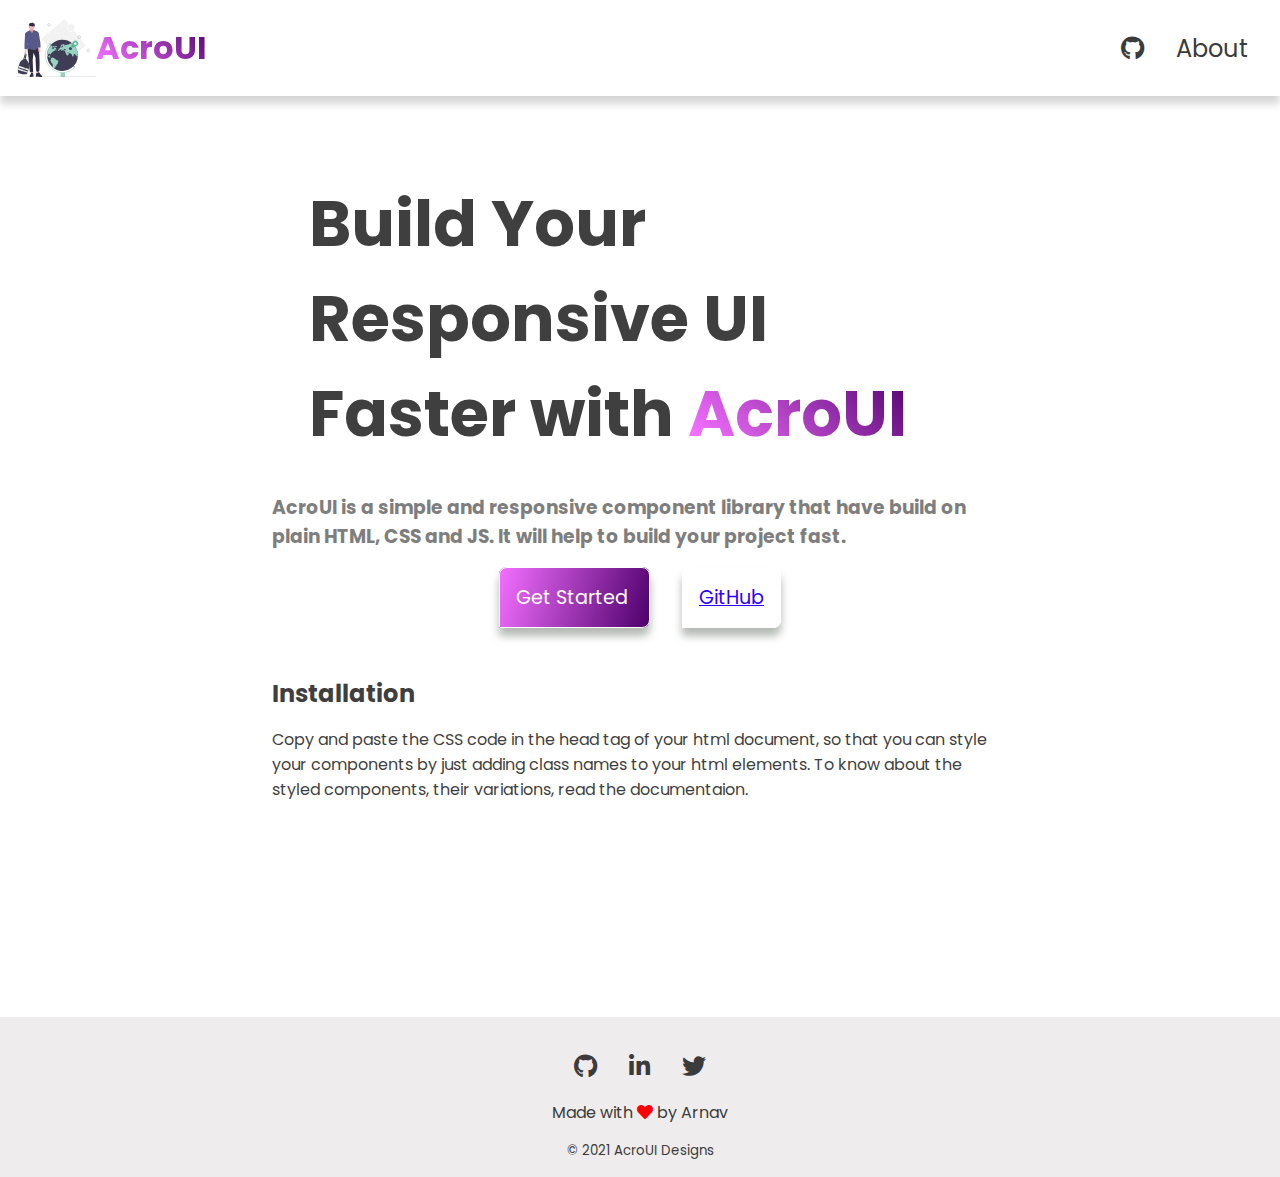
<file: index.html>
<!DOCTYPE html>
<html lang="en">

<head>
    <meta charset="UTF-8">
    <meta http-equiv="X-UA-Compatible" content="IE=edge">
    <meta name="viewport" content="width=device-width, initial-scale=1.0">
    <title>AcroUI | Home</title>
    <link rel="stylesheet" href="css/comp.css">
</head>

<body class="landing-body">
    <!-- navigation -->
    <nav class="landing-nav">
        <a href="index.html" class="landing-nav-logo">
            <img src="images/undraw_adventure_4hum.svg" class="landing-navBar-image" alt="navBar logo">
            <h1 class="design-logo">AcroUI</h1>
        </a>
        <ul class="landing-nav-ul">
            <li class="nav-list-item">
                <a href="https://github.com/ArnavRaaj/Acro-UI" target="_blank">
                    <i class="fab fa-github"></i>
                </a>
            </li>
            <li class="nav-list-item">
                <a href="https://arnavportfolio.netlify.app/" target="_blank">About</a>
            </li>
        </ul>
    </nav>

    <!-- main content container -->
    <div class="landing-main-content">
        <h1 class="main-content-heading">
            Build Your Responsive UI Faster with
            <span class="design-logo">AcroUI</span>
        </h1>

        <h3 class="landing-description">
            AcroUI is a simple and responsive component library that have build on plain HTML, CSS and JS. It will help
            to build your project fast.
        </h3>

        <div class="landing-btn-container">
            <a href="component.html" class="btn get-started">
                Get Started
            </a>
            <a href="https://github.com/ArnavRaaj/Component-Library" target="_blank" class="btn btn-link github-landing">
                GitHub
            </a>
        </div>
        <div class="landing-install">
            <div class="installation-container">
                <h2 class="installation-head-container">
                    Installation
                </h2>
                <p>
                    Copy and paste the CSS code in the head tag of your html document, so that you can style
                    your components by just adding class names to your html elements. To know about the styled
                    components, their variations, read the documentaion.
                </p>
            </div>
            <iframe src="https://carbon.now.sh/embed/dwZYHVOgSd2wFH9uiCG8"
                sandbox="allow-scripts allow-same-origin" class="landing-iframe">
            </iframe>
        </div>
    </div>

    <!-- footer -->
    <footer class="landing-footer">
        <ul class="social-media">
            <li class="social-icons">
                <a href="">
                    <i class="fab fa-github"></i>
                </a>
            </li>
            <li class="social-icons">
                <a href="">
                    <i class="fab fa-linkedin-in"></i>
                </a>
            </li>
            <li class="social-icons">
                <a href="">
                    <i class="fab fa-twitter"></i>
                </a>
            </li>
        </ul>
        <div class="footer-msg">
            Made with <i class="fas fa-heart"></i> by <a href="https://arnavportfolio.netlify.app/" target="_blank" >Arnav</a>
        </div>
        <small class="footer-copyright">
            © 2021 AcroUI Designs
        </small>
    </footer>
</body>

</html>
</file>
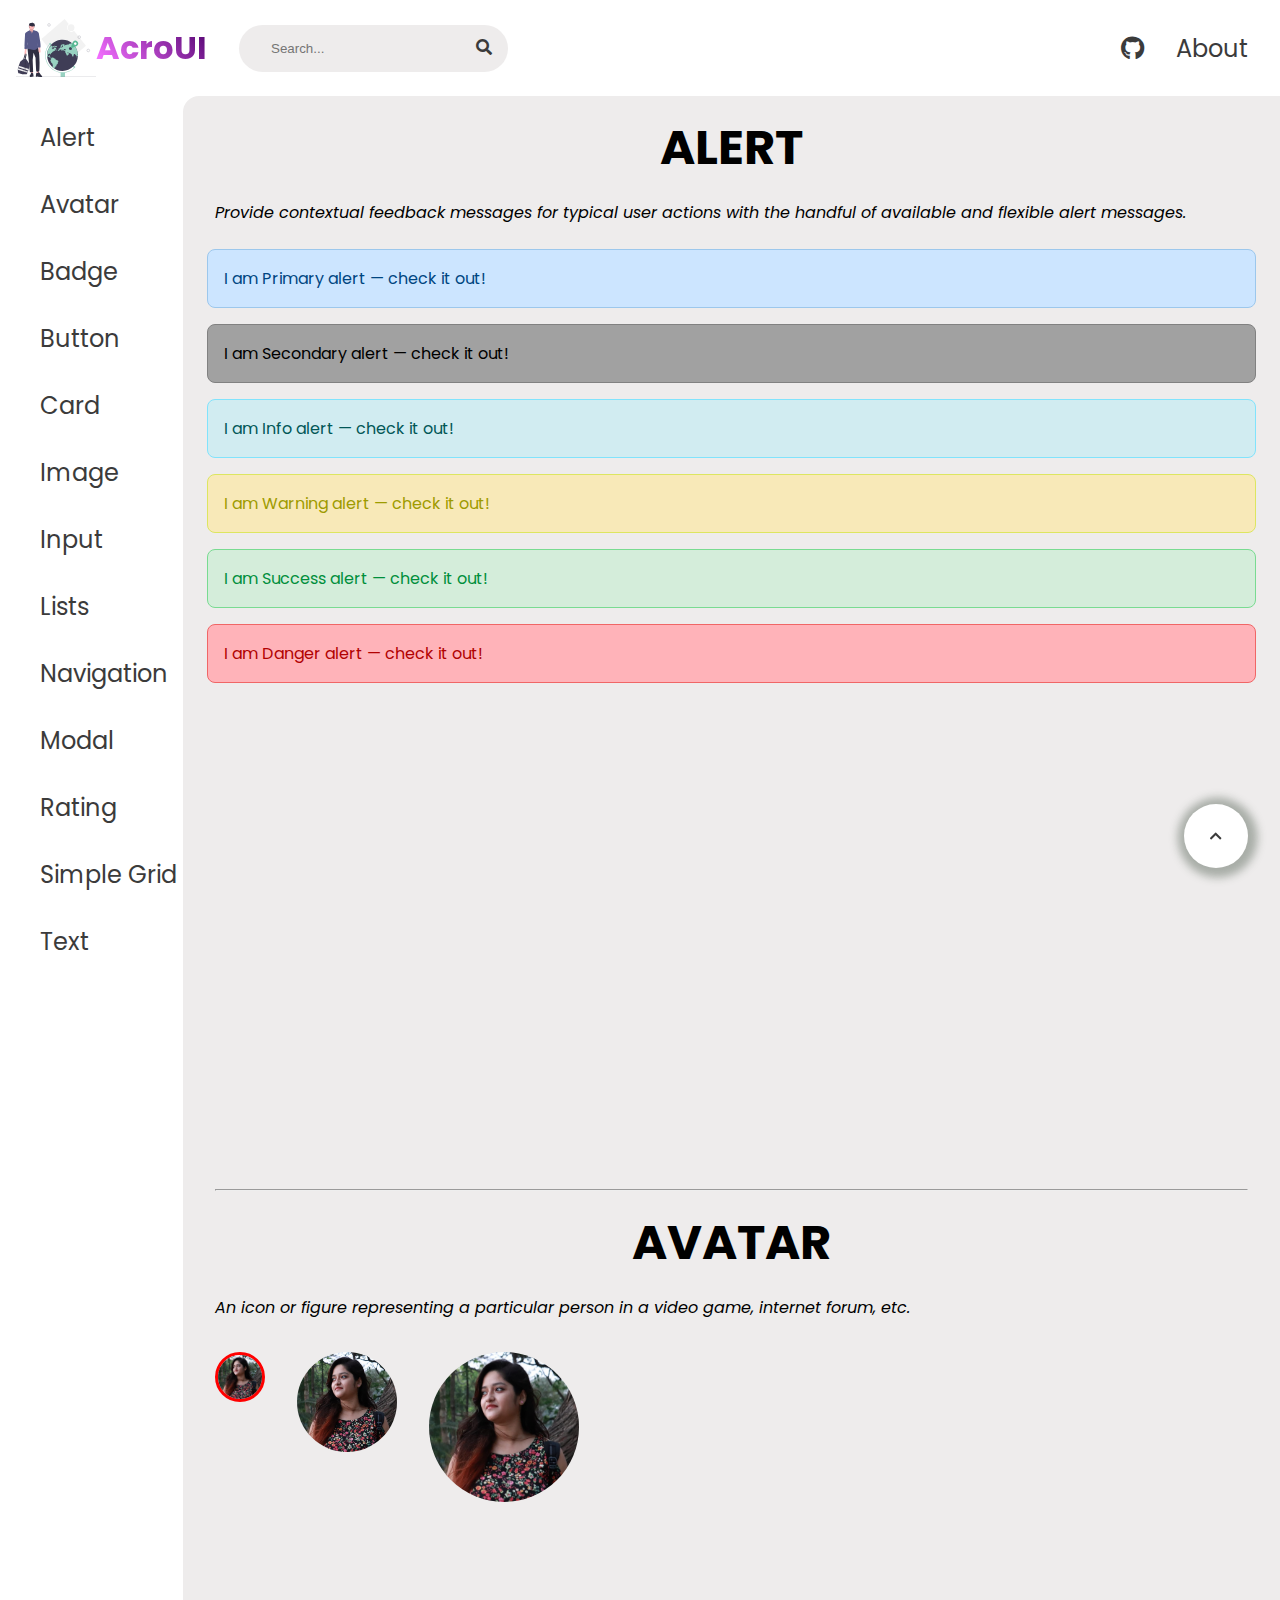
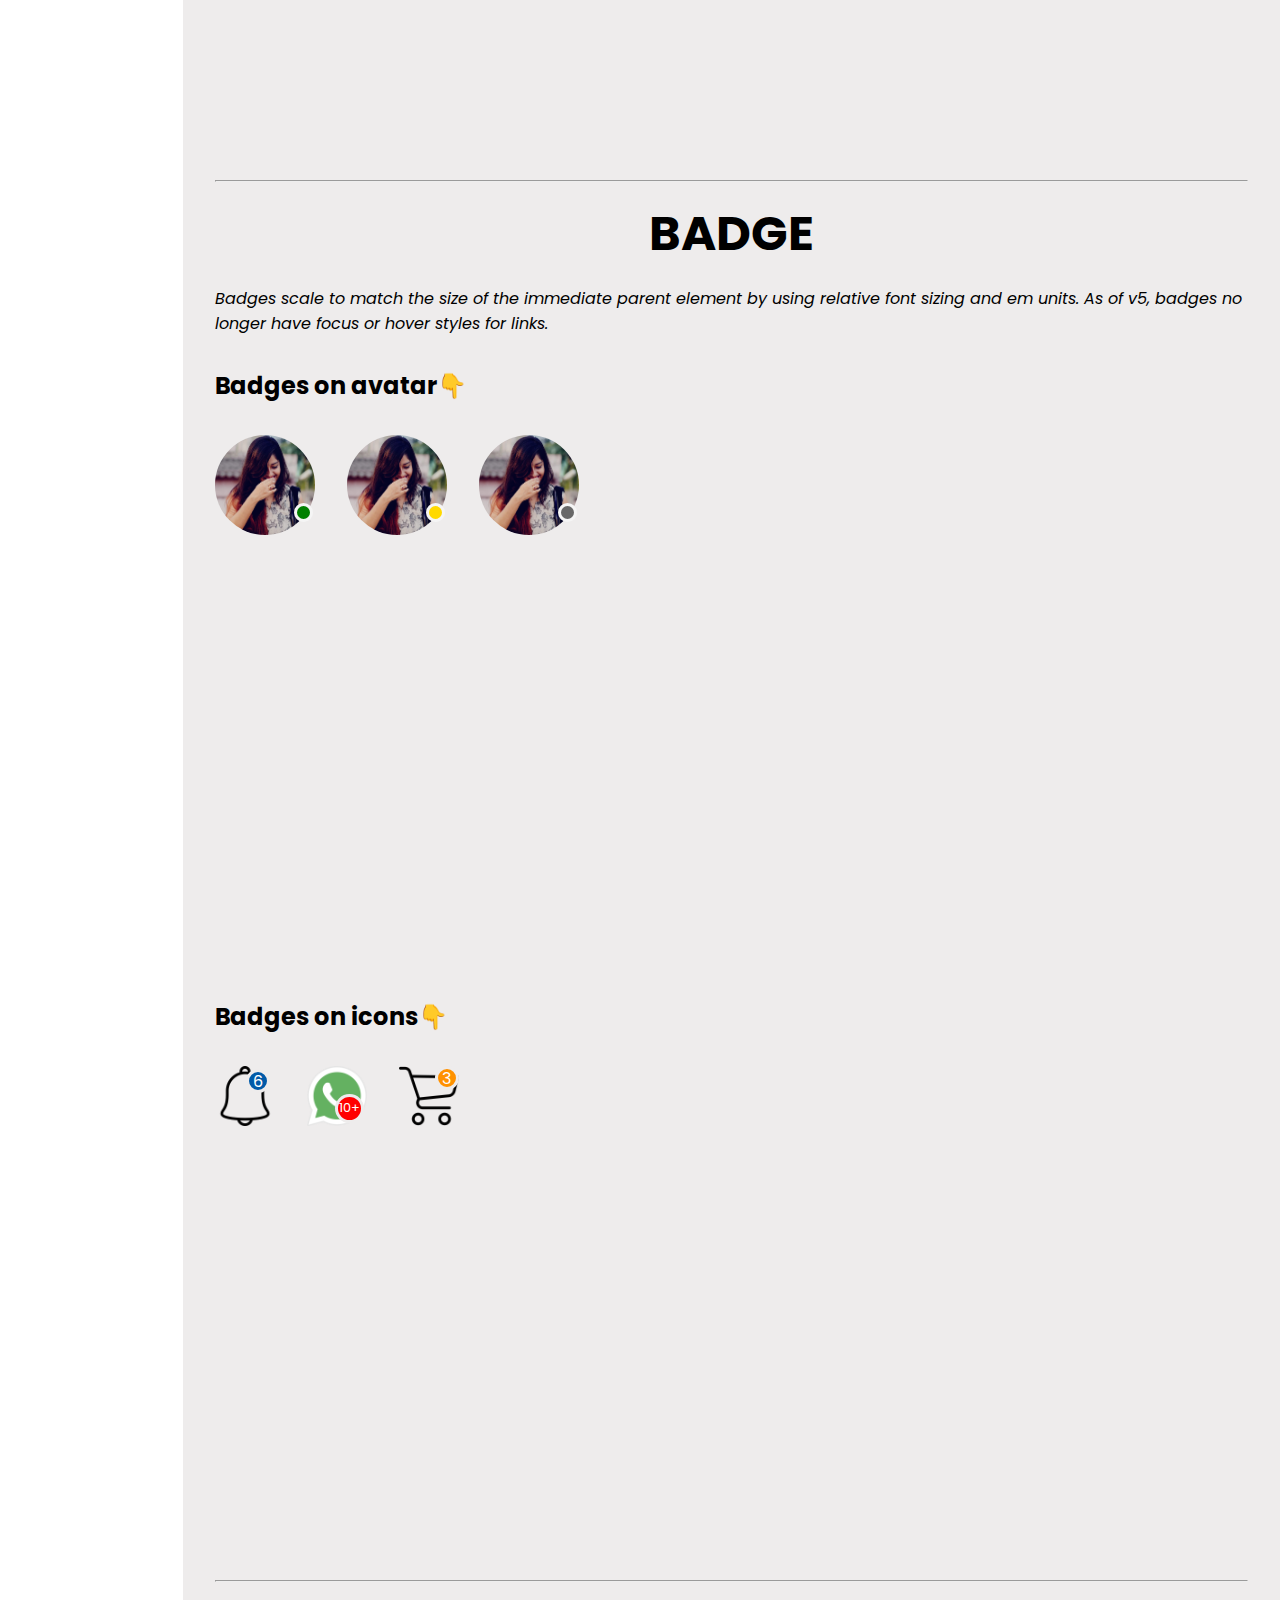
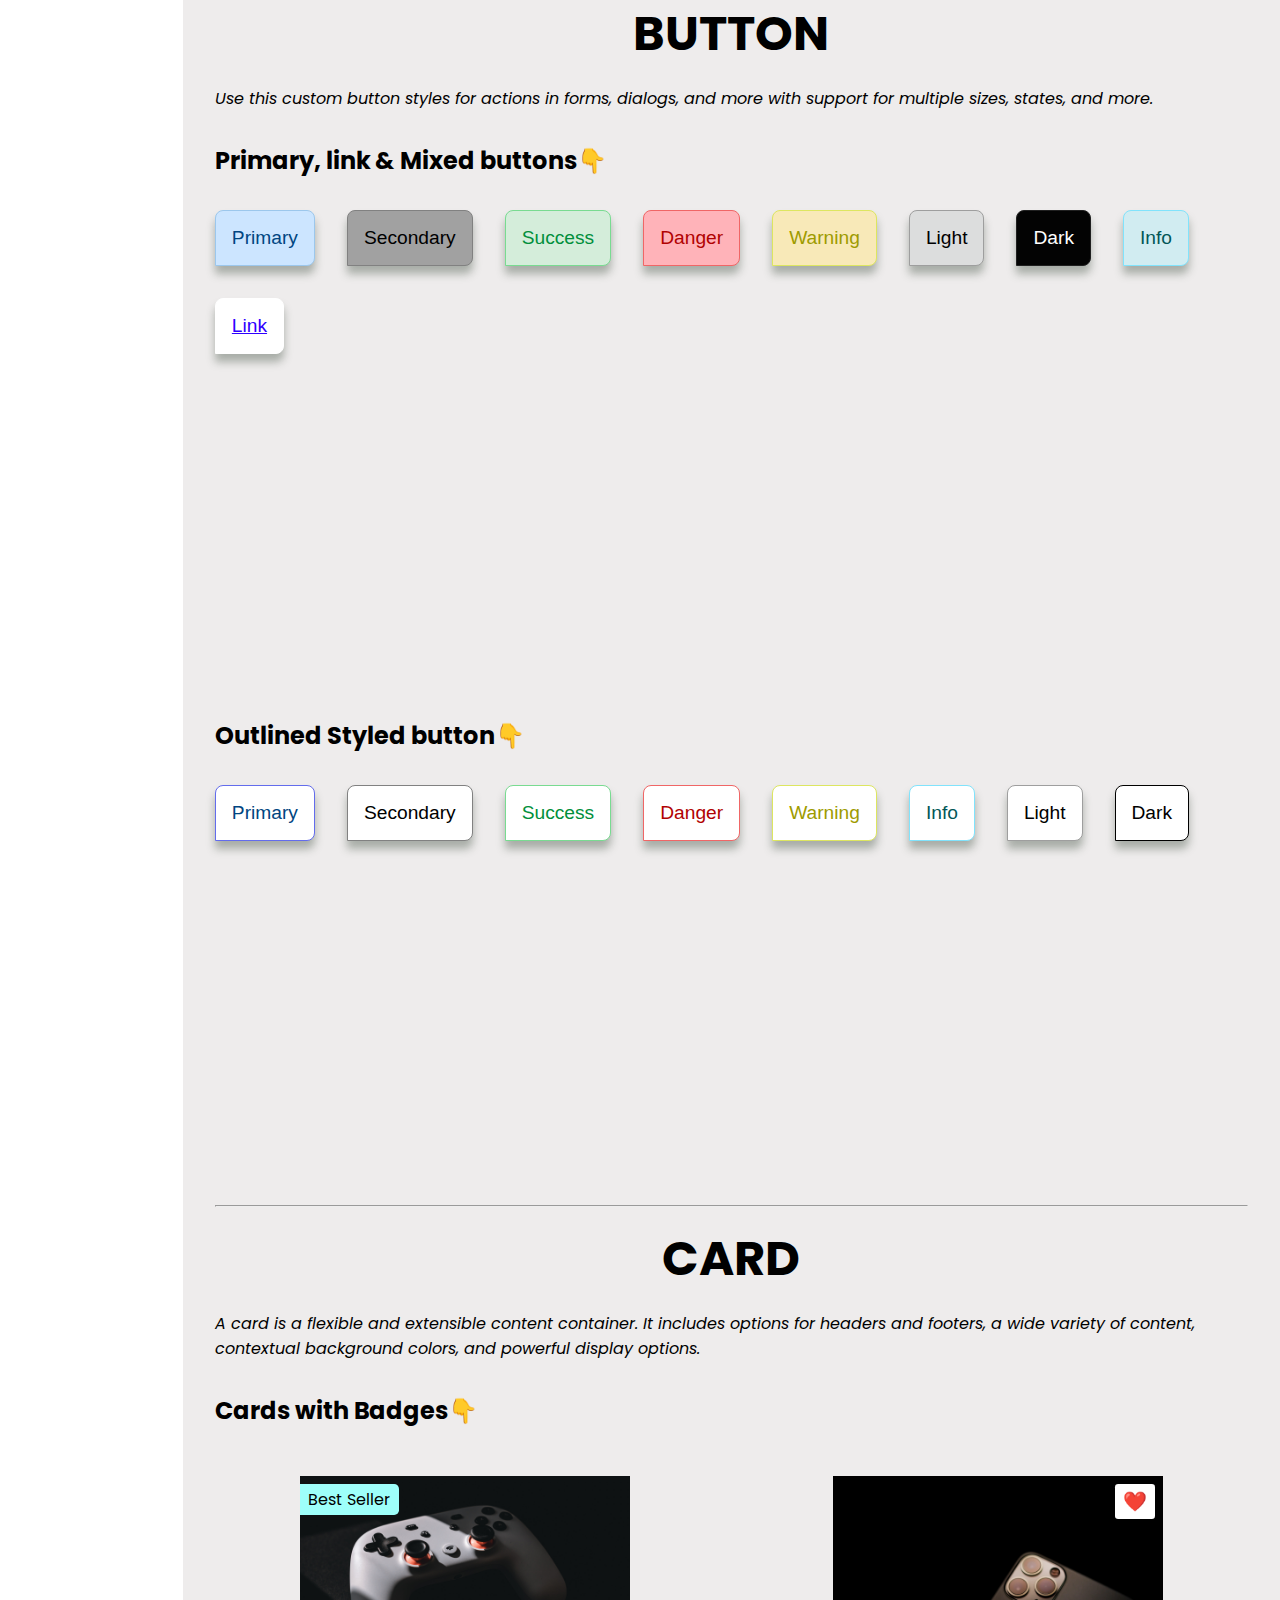
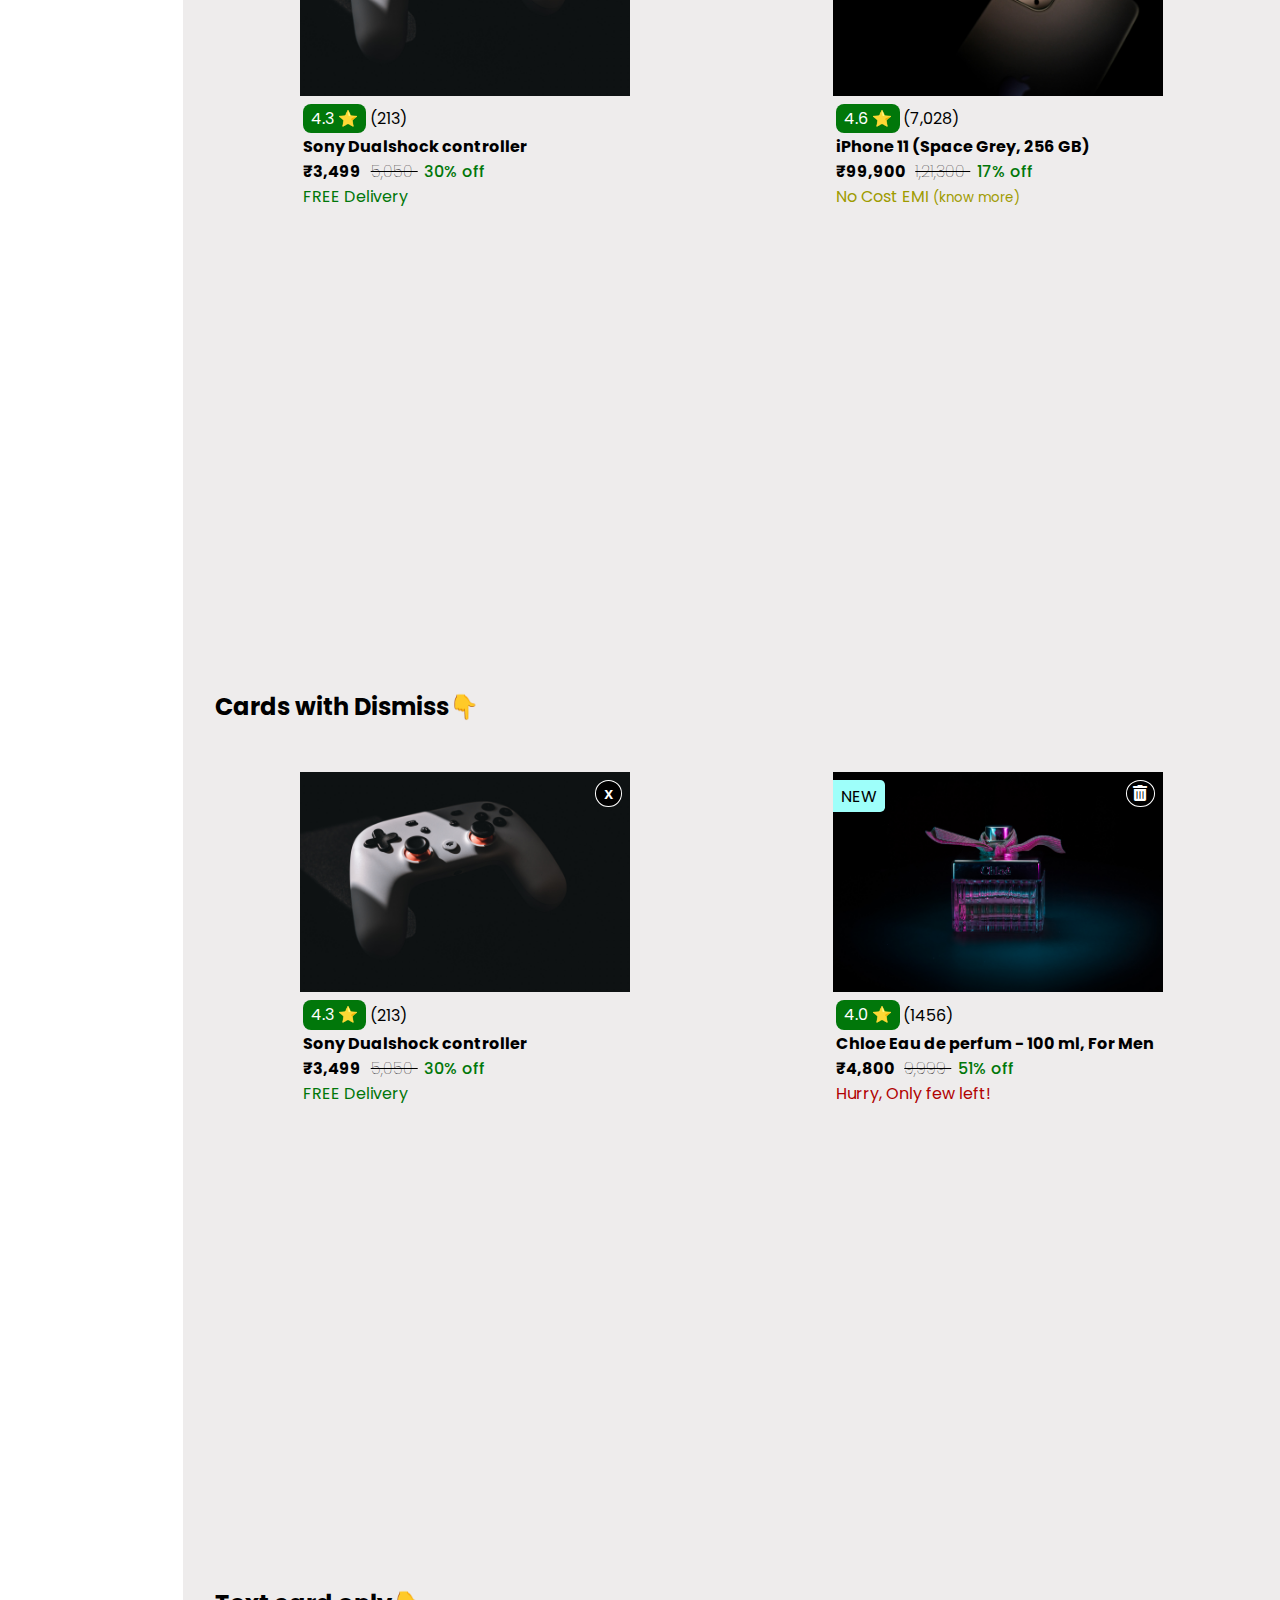
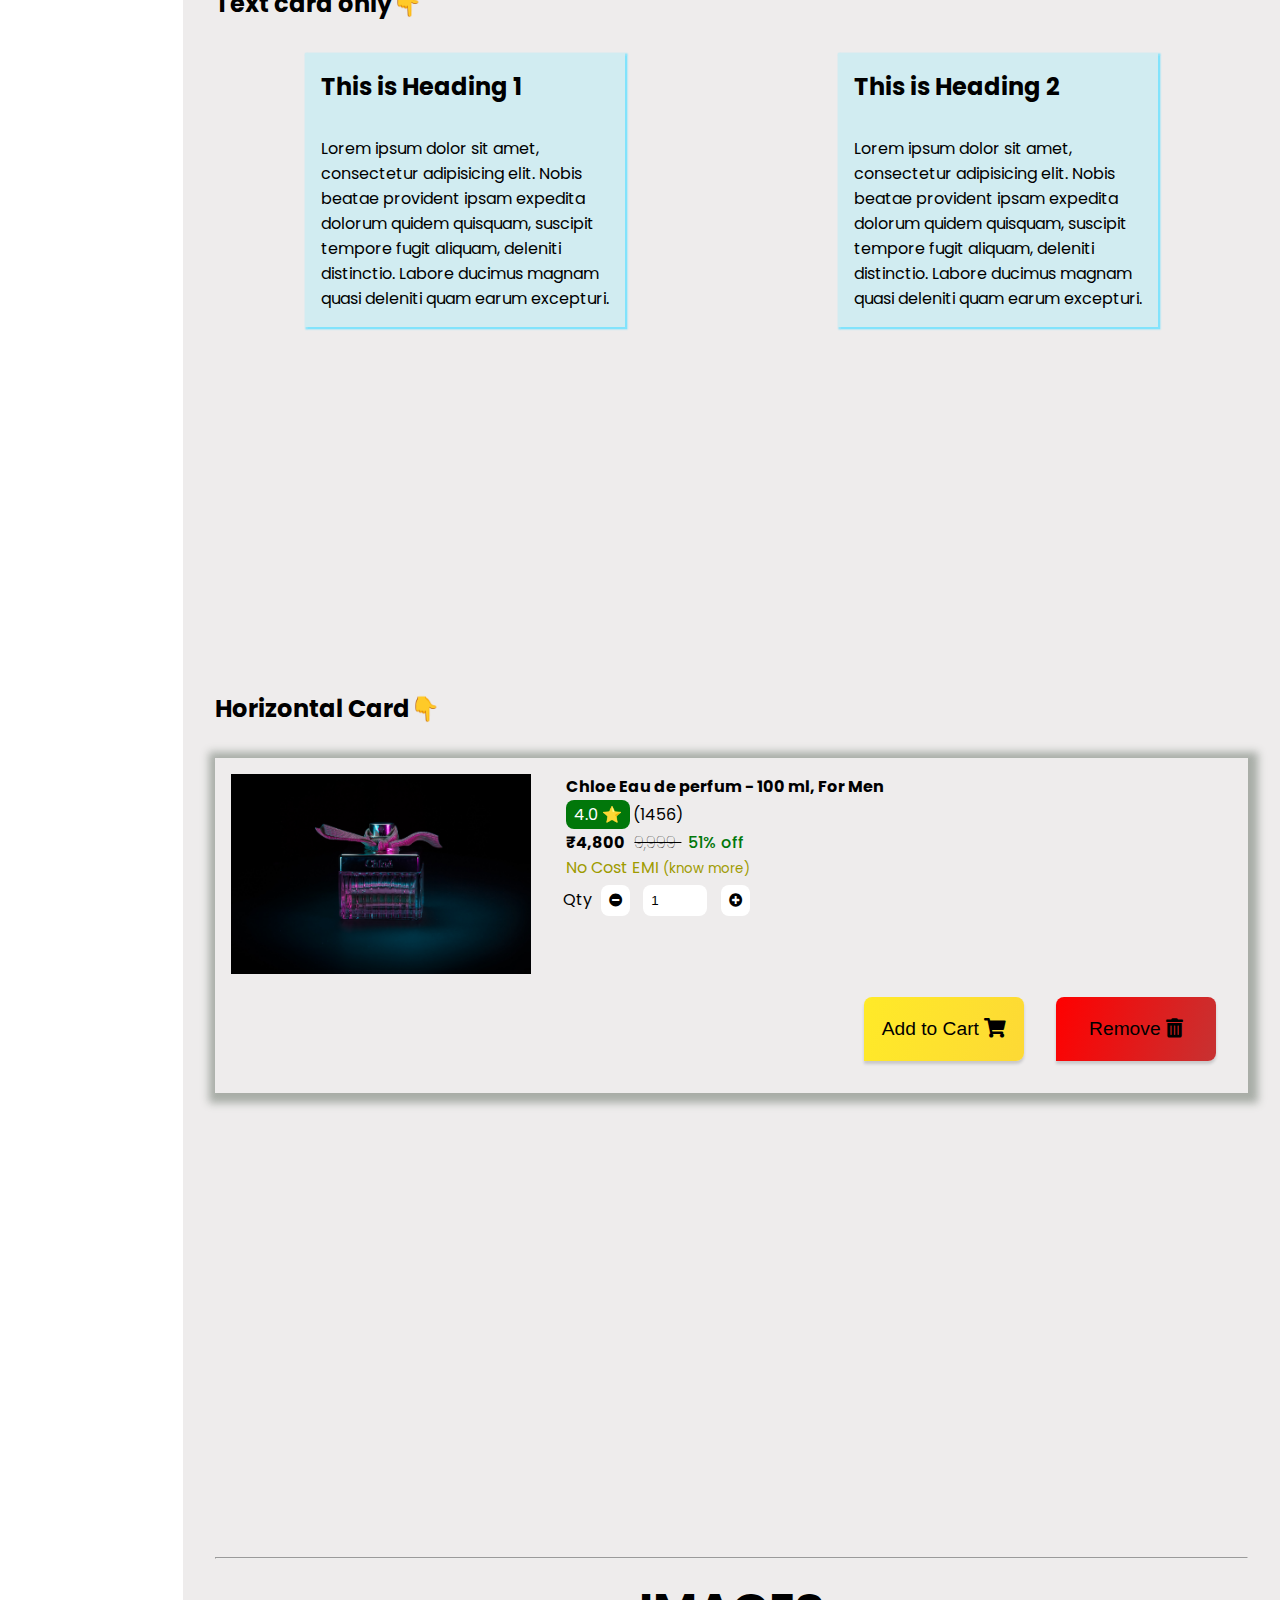
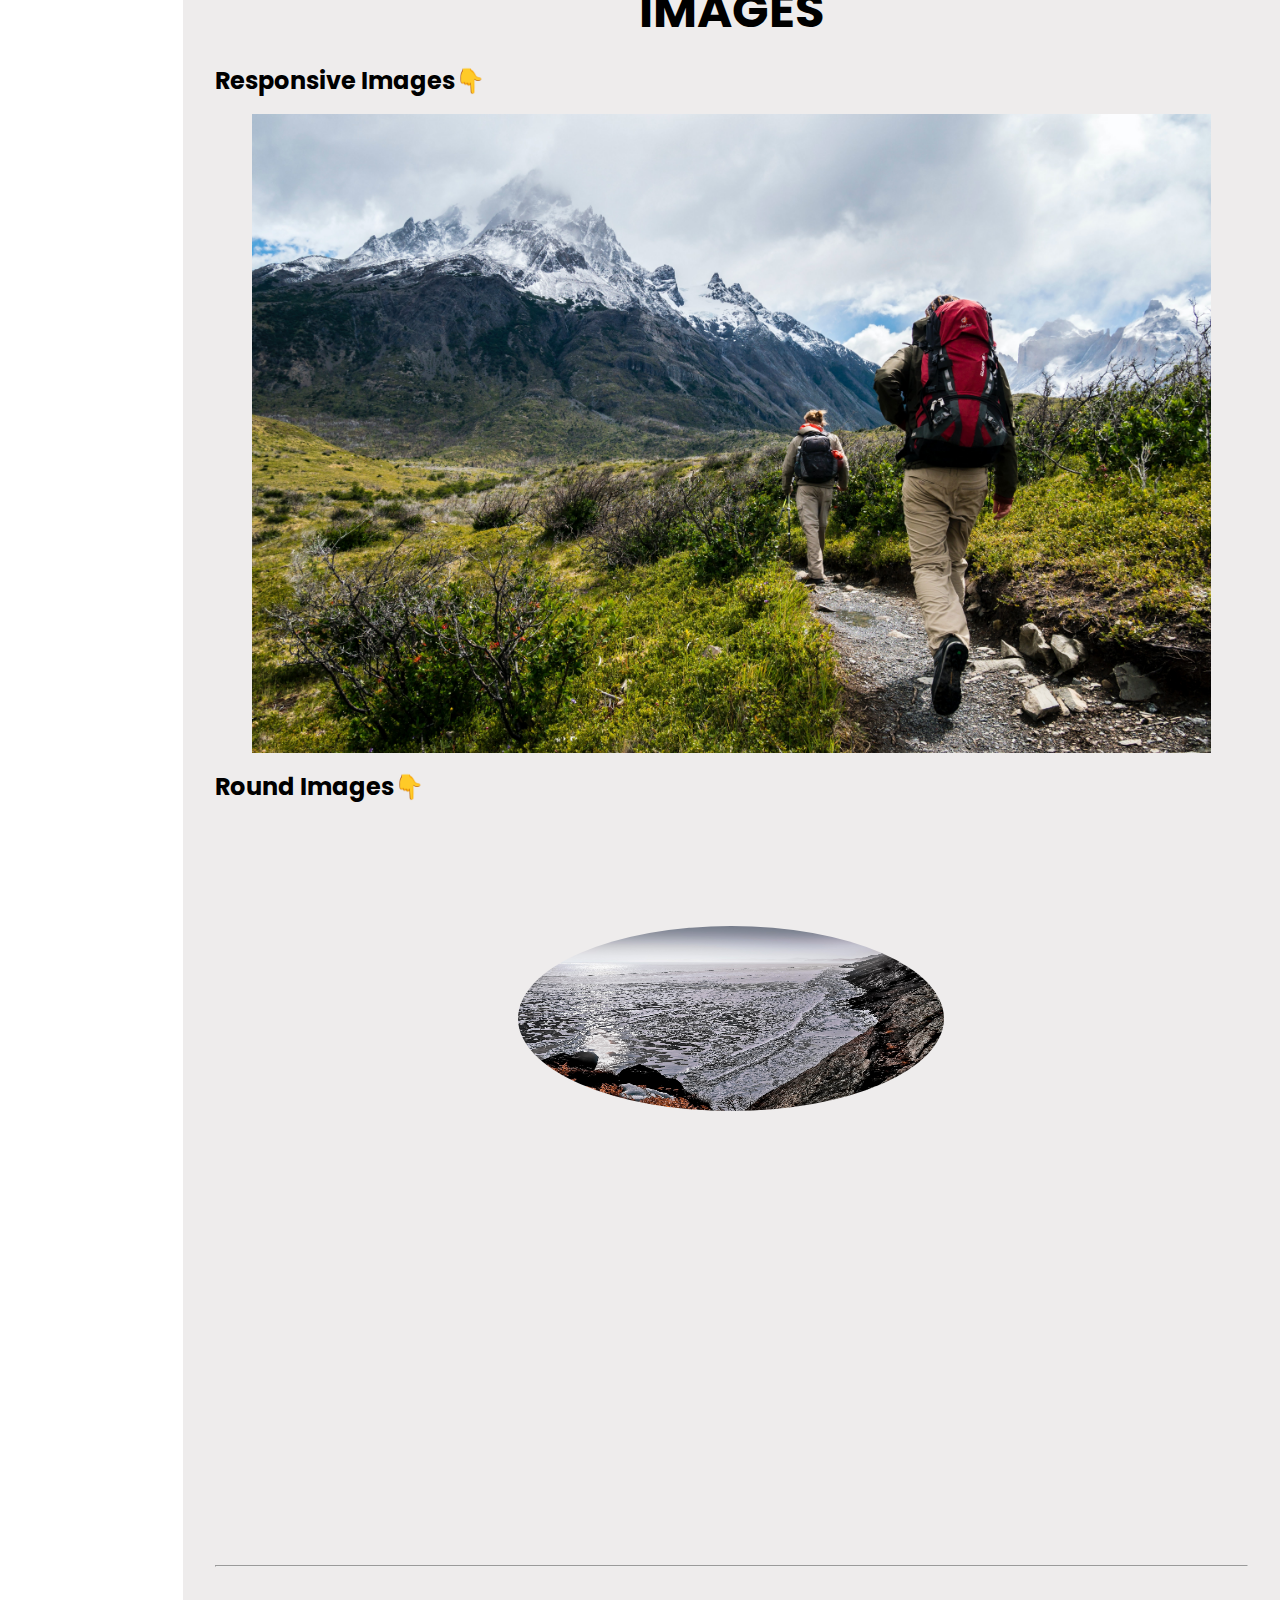
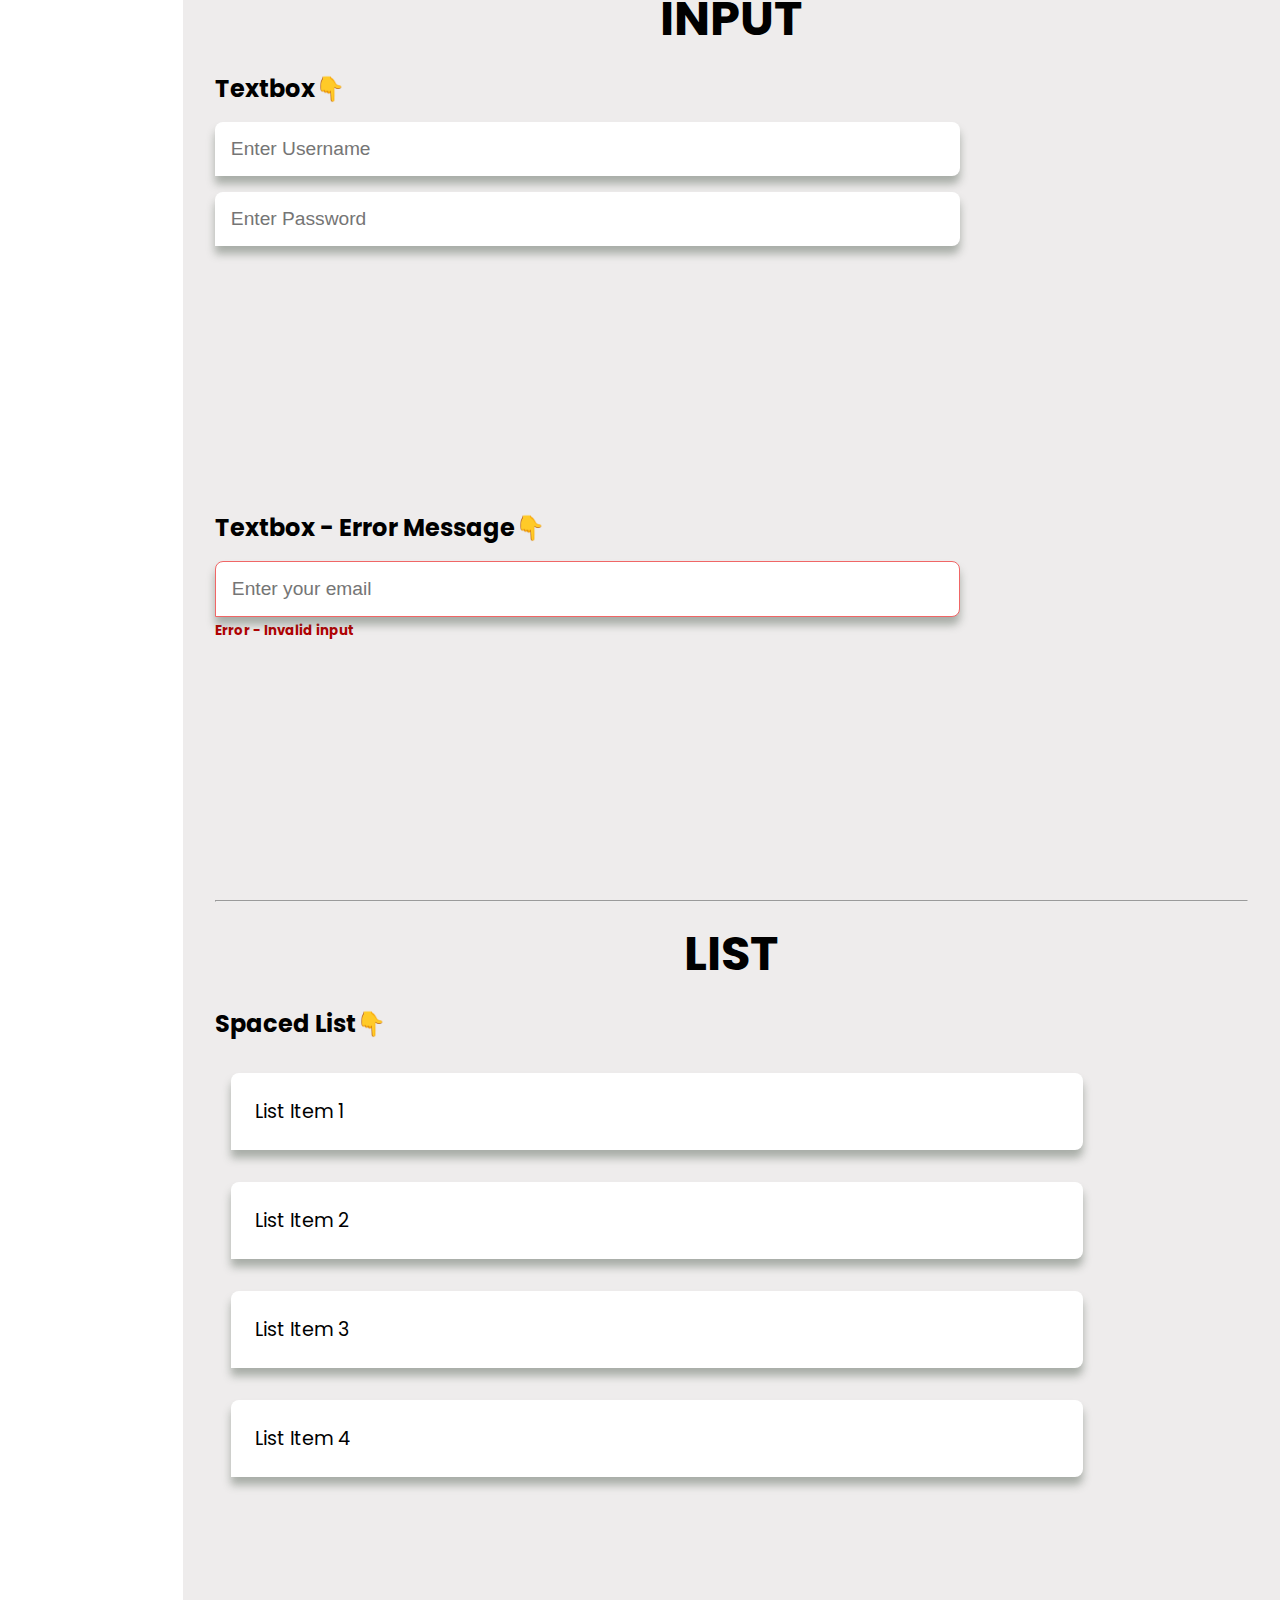
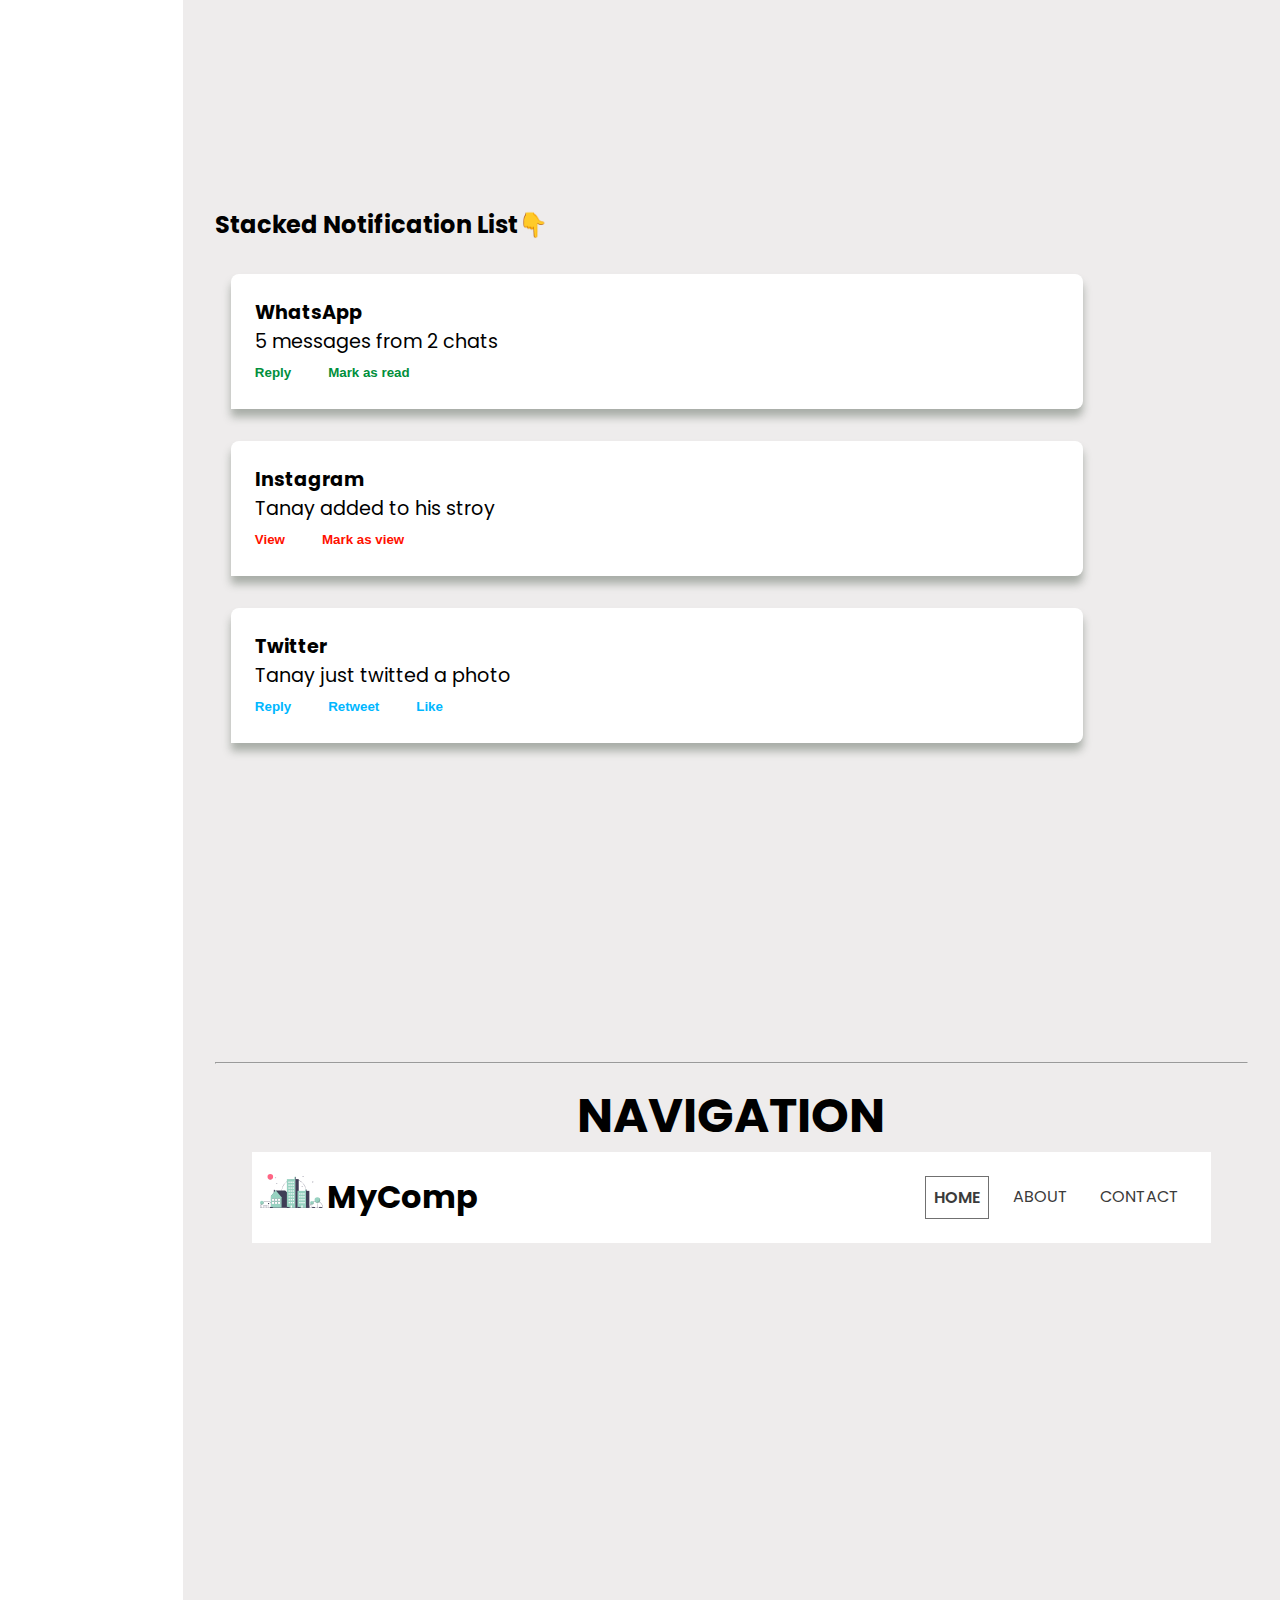
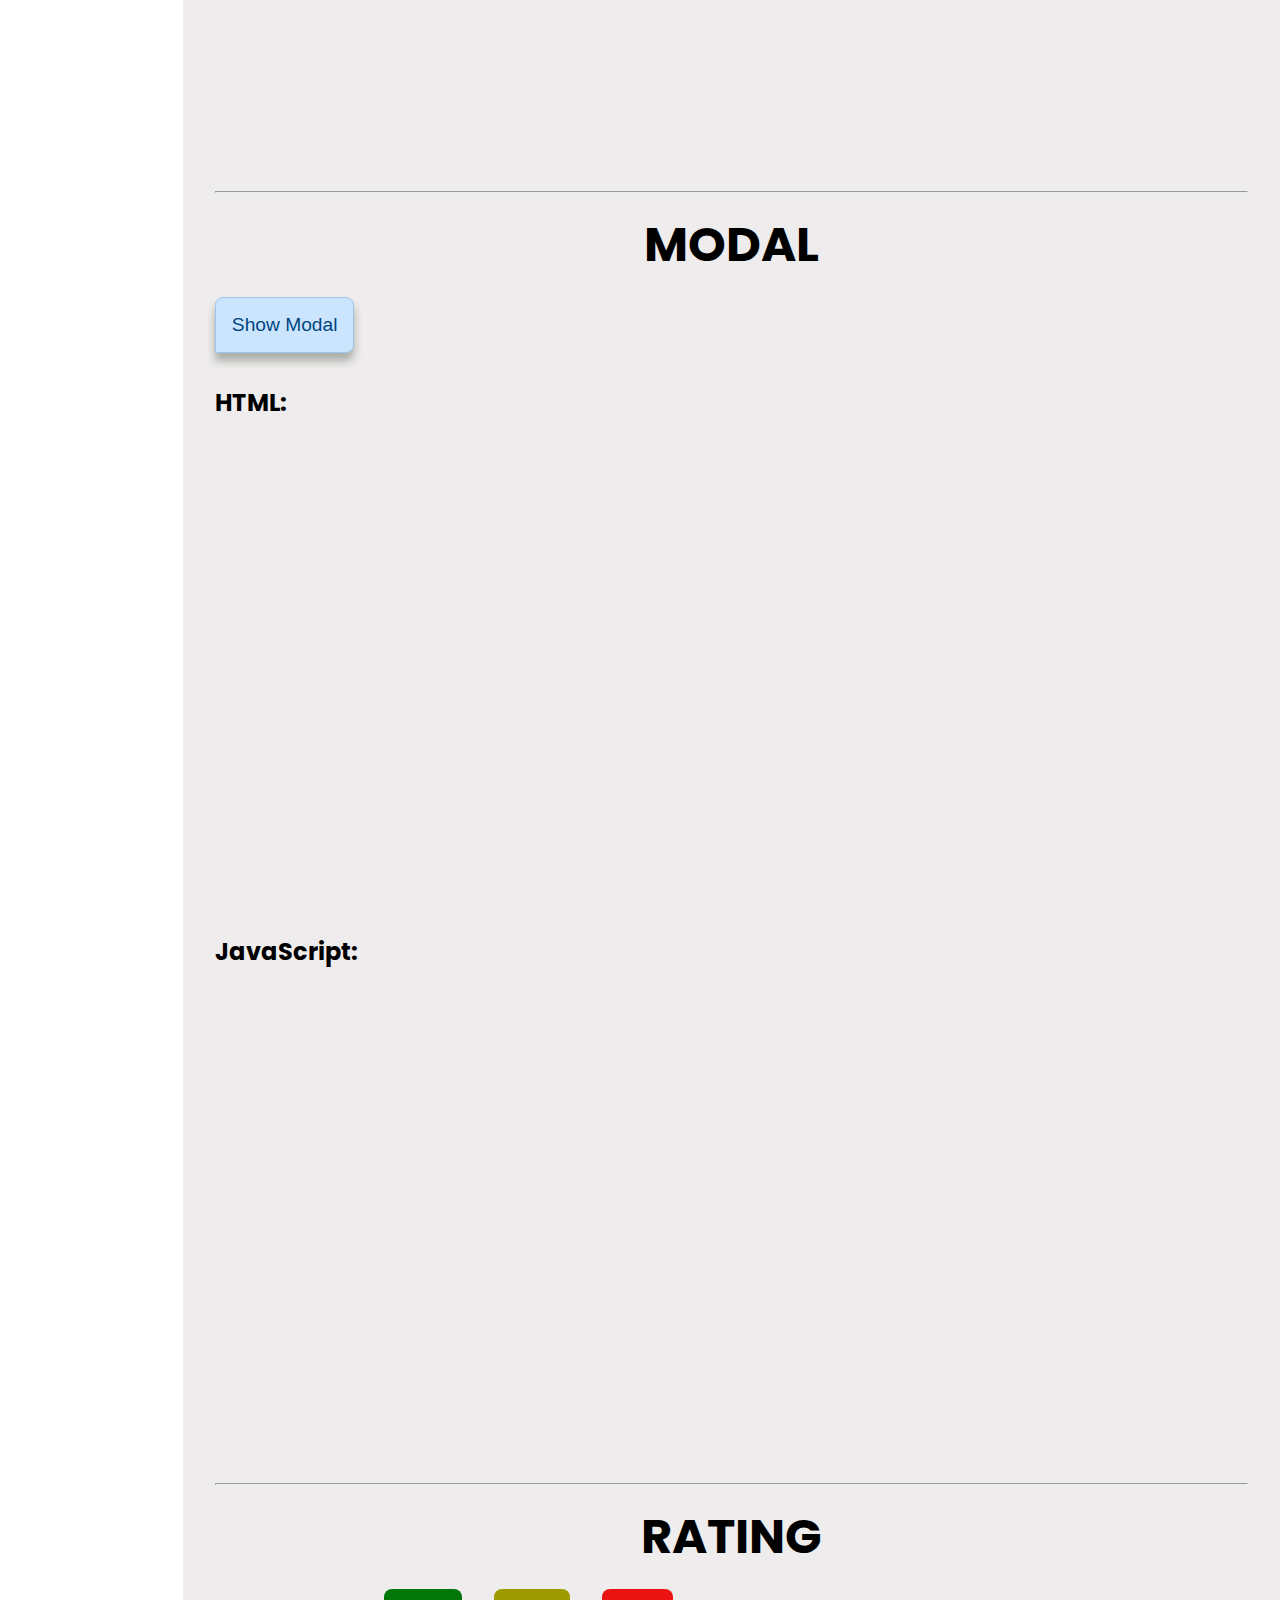
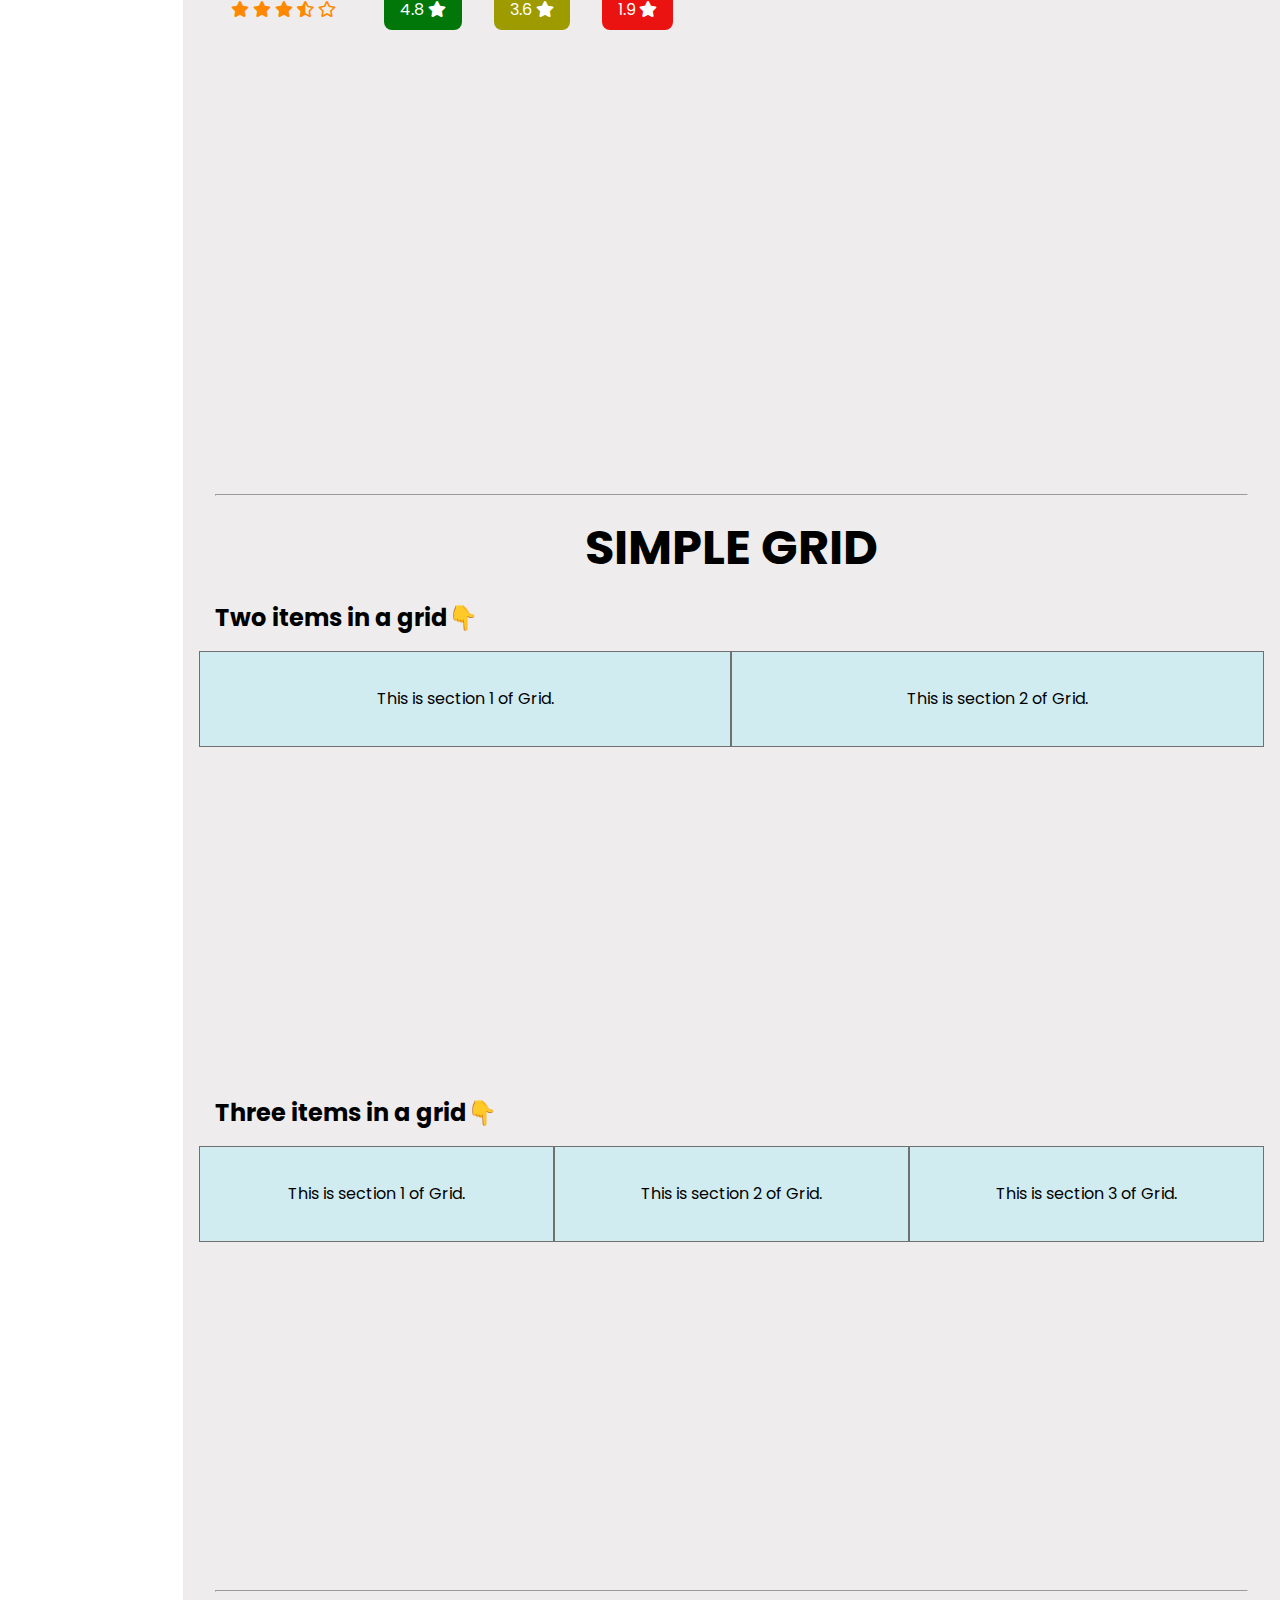
<file: component.html>
<!DOCTYPE html>
<html lang="en">

<head>
    <meta charset="UTF-8">
    <meta http-equiv="X-UA-Compatible" content="IE=edge">
    <meta name="viewport" content="width=device-width, initial-scale=1.0">
    <title>AcroUI | Docs</title>
    <link rel="stylesheet" href="css/comp.css">
    <link rel="stylesheet" href="css/all.css">
    <link rel="icon" href="images/icon-image.svg" />

</head>

<body class="layout">

    <!-- Section 1 -->
    <nav class="navBar" id="nav-head">
        <a href="index.html" class="landing-nav-logo">
            <img src="images/undraw_adventure_4hum.svg" class="landing-navBar-image" alt="navBar logo">
            <h1 class="design-logo">AcroUI</h1>
        </a>

        <div class="search-container nav-content">
            <div class="search-box">
                <input type="text" name="search" id="" placeholder="Search..." class="search-placeholder">
                <i class="fas fa-search"></i>
            </div>
        </div>



        <ul class="landing-nav-ul">
            <li class="nav-list-item">
                <a href="https://github.com/ArnavRaaj/Acro-UI" target="_blank">
                    <i class="fab fa-github"></i>
                </a>
            </li>
            <li class="nav-list-item">
                <a href="https://arnavportfolio.netlify.app/" target="_blank">About</a>
            </li>
        </ul>
    </nav>

    <div class="hr"></div>
    <!-- Section 2 -->
    <aside class="sideMenu">
        <ul class="sideMenu-nav-list">
            <li>
                <a href="#alert-head">Alert</a>
            </li>
            <li>
                <a href="#avatar-head">Avatar</a>
            </li>
            <li>
                <a href="#badge-head">Badge</a>
            </li>
            <li>
                <a href="#button-head">Button</a>
            </li>
            <li>
                <a href="#card-head">Card</a>
            </li>
            <li>
                <a href="#image-head">Image</a>
            </li>
            <li>
                <a href="#input-head">Input</a>
            </li>
            <li>
                <a href="#list-head">Lists</a>
            </li>
            <li>
                <a href="#navigation-head">Navigation</a>
            </li>
            <li>
                <a href="#modal-head">Modal</a>
            </li>
            <li>
                <a href="#rating-head">Rating</a>
            </li>
            <li>
                <a href="#grid-head">Simple Grid</a>
            </li>
            <li>
                <a href="#text-head">Text</a>
            </li>
            <li>
                <a href="#snackbar-head">Snackbar</a>
            </li>
        </ul>
    </aside>

    <!-- Section 3 -->
    <main class="mainContent" id="main-head">

        <!-- Alert -->
        <section class="content-section" id="alert-head">
            <h1 class="content-Name">ALERT</h1>
            <p class="content-Info">Provide contextual feedback messages for typical user actions with the handful of
                available and flexible alert messages.</p>
            <div class="alert alert-primary">
                I am Primary alert — check it out!
            </div>
            <div class="alert alert-secondary">
                I am Secondary alert — check it out!
            </div>
            <div class="alert alert-info">
                I am Info alert — check it out!
            </div>
            <div class="alert alert-warning">
                I am Warning alert — check it out!
            </div>
            <div class="alert alert-success">
                I am Success alert — check it out!
            </div>
            <div class="alert alert-danger">
                I am Danger alert — check it out!
            </div>
            <iframe src="https://carbon.now.sh/embed/rkcvwUqINJpRWH3ohW4j" style=" height: 450px;"
                sandbox="allow-scripts allow-same-origin" class="iframe-content">
            </iframe>
        </section>
        <hr>
        <!-- Avatar -->
        <section class="content-section" id="avatar-head">
            <h1 class="content-Name">AVATAR</h1>
            <p class="content-Info">An icon or figure representing a particular person in a video game, internet forum,
                etc.</p>
            <div class="category">
                <img src="images/badgePic-crop.jpeg" class="avatar avatar-sm" />
                <img src="images/badgePic-crop.jpeg" class="avatar avatar-md" />
                <img src="images/badgePic-crop.jpeg" class="avatar avatar-lg" />
            </div>
            <iframe src="https://carbon.now.sh/embed/CXgPj1LgQyQM5gJSxMOW" style="height: 214px;"
                sandbox="allow-scripts allow-same-origin" class="iframe-content">
            </iframe>
        </section>

        <hr>

        <!-- Badge -->
        <section class="content-section" id="badge-head">
            <h1 class="content-Name">BADGE</h1>
            <p class="content-Info">
                Badges scale to match the size of the immediate parent element by using relative
                font sizing and em units. As of v5, badges no longer have focus or hover styles for links.
            </p>
            <h2 class="typeH2">Badges on avatar👇 </h2>
            <div class="category">
                <div class="badge-item ">
                    <img class="badge-img" src="images/avatar-crop.jpeg" alt="person">
                    <span class="status status-active"></span>
                </div>

                <div class="badge-item ">
                    <img class="badge-img" src="images/avatar-crop.jpeg" alt="person">
                    <span class="status status-onStay"></span>
                </div>

                <div class="badge-item ">
                    <img class="badge-img" src="images/avatar-crop.jpeg" alt="person">
                    <span class="status status-offline"></span>
                </div>
            </div>
            <iframe src="https://carbon.now.sh/embed/86Bv0LIHO9cBdgPXTaQK" style="height: 400px;"
                sandbox="allow-scripts allow-same-origin" class="iframe-content">
            </iframe>

            <h2 class="typeH2">Badges on icons👇 </h2>
            <div class="category">
                <div class="badge-item ">
                    <img class="badge-icon" src="images/alarm.png" alt="person">
                    <span class="icon-status notification-badge">6</span>
                </div>

                <div class="badge-item ">
                    <img class="badge-icon" src="images/whatsapp.png" alt="person">
                    <span class="icon-status whatsApp-badge">10+</span>
                </div>

                <div class="badge-item ">
                    <img class="badge-icon" src="images/shopping-cart.png" alt="person">
                    <span class="icon-status cart-badge">3</span>
                </div>
            </div>
            <iframe src="https://carbon.now.sh/embed/JqBg4CLwknIQR8eyEMLd" style="height: 390px;"
                sandbox="allow-scripts allow-same-origin" class="iframe-content">
            </iframe>
        </section>

        <hr>
        <!-- Button -->
        <section class="content-section" id="button-head">
            <h1 class="content-Name">BUTTON</h1>
            <p class="content-Info">Use this custom button styles for actions in forms, dialogs, and more with support
                for multiple sizes, states, and more.</p>
            <h2 class="typeH2"> Primary, link & Mixed buttons👇 </h2>
            <div class="category">
                <button type="button" class="btn btn-primary">Primary</button>
                <button type="button" class="btn btn-secondary">Secondary</button>
                <button type="button" class="btn btn-success">Success</button>
                <button type="button" class="btn btn-danger">Danger</button>
                <button type="button" class="btn btn-warning">Warning</button>
                <button type="button" class="btn btn-light">Light</button>
                <button type="button" class="btn btn-dark">Dark</button>
                <button type="button" class="btn btn-info">Info</button>
                <button type="button" class="btn btn-link">Link</button>
            </div>
            <iframe src="https://carbon.now.sh/embed/oe123ZcYipdvfeFRRrvy" style="height: 300px;"
                sandbox="allow-scripts allow-same-origin" class="iframe-content">
            </iframe>
            <h2 class="typeH2">Outlined Styled button👇 </h2>
            <div class="category">
                <button type="button" class="btn btn-outline-primary">Primary</button>
                <button type="button" class="btn btn-outline-secondary">Secondary</button>
                <button type="button" class="btn btn-outline-success">Success</button>
                <button type="button" class="btn btn-outline-danger">Danger</button>
                <button type="button" class="btn btn-outline-warning">Warning</button>
                <button type="button" class="btn btn-outline-info">Info</button>
                <button type="button" class="btn btn-outline-light">Light</button>
                <button type="button" class="btn btn-outline-dark">Dark</button>
            </div>

            <iframe src="https://carbon.now.sh/embed/4BrY64ZTI6S6rJTbWoSt" style="height: 300px;"
                sandbox="allow-scripts allow-same-origin" class="iframe-content">
            </iframe>
            <button type="button" class="btn-floating">
                <a href="#alert-head">
                    <i class="fas fa-chevron-up"></i>
                </a>
            </button>
        </section>

        <hr>

        <!-- CARD -->
        <section class="content-section" id="card-head">
            <h1 class="content-Name">CARD</h1>
            <p class="content-Info">
                A card is a flexible and extensible content container. It includes options for headers and footers, a
                wide variety of content, contextual background colors, and powerful display options.
            </p>
            <h2 class="typeH2">Cards with Badges👇 </h2>
            <div class="card-container">
                <div class="card ">
                    <div class="card-image-container">
                        <img src="images/gameCon.jpg" alt="Game Controller image" class="card-image">
                        <p class="card-badge best-seller"> Best Seller </p>
                    </div>
                    <p class="card-rating">
                        <span class="card-rating-value"> 4.3 ⭐</span>(213)
                    </p>
                    <h4 class="card-name">Sony Dualshock controller</h4>
                    <p class="card-price">
                        <span class="price-bold">
                            ₹3,499
                        </span>
                        <span class=" card-price-lineThrough">
                            5,050
                        </span>
                        <span class="card-price-off"> 30% off</span>
                    </p>
                    <p class="card-details ">FREE Delivery</p>
                </div>

                <div class="card ">
                    <div class="card-image-container">
                        <img src="images/iphone11.jpg" alt="iphone image" class="card-image">
                        <p class="card-badge liked-cart-item"> ❤️ </p>
                    </div>

                    <p class="card-rating">
                        <span class="card-rating-value"> 4.6 ⭐</span>(7,028)
                    </p>
                    <h4 class="card-name">iPhone 11 (Space Grey, 256 GB)</h4>
                    <p class="card-price">
                        <span class="price-bold">
                            ₹99,900
                        </span>
                        <span class="card-price-lineThrough">
                            1,21,300
                        </span>
                        <span class="card-price-off"> 17% off</span>
                    </p>
                    <p class="card-details no-cost-emi">No Cost EMI
                        <small> (know more)</small>
                    </p>
                </div>
            </div>
            <iframe src="https://carbon.now.sh/embed/670S3a4k4zvJczOEFUTz" style="height: 400px;"
                sandbox="allow-scripts allow-same-origin" class="iframe-content">
            </iframe>

            <!-- dismiss on card -->
            <h2 class="typeH2">Cards with Dismiss👇 </h2>
            <div class="card-container">
                <div class="card ">
                    <div class="card-image-container">
                        <img src="images/gameCon.jpg" alt="Game Controller image" class="card-image">
                        <button class="card-badge cross-btn"> x </button>
                    </div>
                    <p class="card-rating">
                        <span class="card-rating-value"> 4.3 ⭐</span>(213)
                    </p>
                    <h4 class="card-name">Sony Dualshock controller</h4>
                    <p class="card-price">
                        <span class="price-bold">
                            ₹3,499
                        </span>
                        <span class=" card-price-lineThrough">
                            5,050
                        </span>
                        <span class="card-price-off"> 30% off</span>
                    </p>
                    <p class="card-details ">FREE Delivery</p>
                </div>

                <div class="card ">
                    <div class="card-image-container">
                        <img src="images/perfume.jpg" alt="perfum pic" class="card-image">
                        <p class="card-badge new-item"> NEW </p>
                        <button class="card-badge delete-btn">
                            <i class="fas fa-trash-alt"></i>
                        </button>
                    </div>
                    <p class="card-rating">
                        <span class="card-rating-value"> 4.0 ⭐</span>(1456)
                    </p>
                    <h4 class="card-name">Chloe Eau de perfum - 100 ml, For Men</h4>
                    <p class="card-price">
                        <span class="price-bold">
                            ₹4,800
                        </span>
                        <span class=" card-price-lineThrough">
                            9,999
                        </span>
                        <span class="card-price-off"> 51% off</span>
                    </p>
                    <p class="card-details few-items-left">Hurry, Only few left!
                    </p>
                </div>
            </div>
            <iframe src="https://carbon.now.sh/embed/IkksJwW8gT28KZYQhA7Q" style="height: 400px;"
                sandbox="allow-scripts allow-same-origin" class="iframe-content">
            </iframe>

            <!-- TEXT only card -->
            <h2 class="typeH2">Text card only👇 </h2>
            <div class="card-container">
                <div class="card-text card ">
                    <h2 class="card-heading">
                        This is Heading 1
                    </h2>
                    <p class="card-text-content">
                        Lorem ipsum dolor sit amet, consectetur adipisicing elit. Nobis beatae provident ipsam expedita
                        dolorum quidem quisquam, suscipit tempore fugit aliquam, deleniti distinctio. Labore ducimus
                        magnam quasi deleniti quam earum excepturi.
                    </p>
                </div>
                <div class="card-text card">
                    <h2 class="card-heading">
                        This is Heading 2
                    </h2>
                    <p class="card-text-content">
                        Lorem ipsum dolor sit amet, consectetur adipisicing elit. Nobis beatae provident ipsam expedita
                        dolorum quidem quisquam, suscipit tempore fugit aliquam, deleniti distinctio. Labore ducimus
                        magnam quasi deleniti quam earum excepturi.
                    </p>
                </div>
            </div>
            <iframe src="https://carbon.now.sh/embed/ucToWEzlkXCiA6j4ktJG" style="height: 300px;"
                sandbox="allow-scripts allow-same-origin" class="iframe-content">
            </iframe>
            <!-- horizontal card -->
            <h2 class="typeH2">Horizontal Card👇 </h2>
            <div class="card-container">
                <div class="card-horizontal">
                    <div class="horizontal-card-image">
                        <img src="images/perfume.jpg" alt="" class="horizontal-card-image">
                    </div>

                    <div class="horizontal-card-details">
                        <h4 class="card-name">Chloe Eau de perfum - 100 ml, For Men</h4>
                        <p class="card-rating">
                            <span class="card-rating-value"> 4.0 ⭐</span>(1456)
                        </p>

                        <p class="card-price">
                            <span class="price-bold">
                                ₹4,800
                            </span>
                            <span class=" card-price-lineThrough">
                                9,999
                            </span>
                            <span class="card-price-off"> 51% off</span>
                        </p>

                        <p class="card-details no-cost-emi">No Cost EMI
                            <small> (know more)</small>
                        </p>
                        <div class="hori-cart-qty-div">
                            <span class="hori-cart-quantity ">
                                Qty
                            </span>
                            <button class="hori-cart-btn cart-quan">
                                <i class="fas fa-minus-circle"></i>
                            </button>
                            <input type="number" value="1" class="hori-cart-input cart-quan">
                            <button class="hori-cart-btn cart-quan">
                                <i class="fas fa-plus-circle"></i>
                            </button>
                        </div>
                    </div>

                    <div class="add-to-cart-div">
                        <button class="add-to-cart-btn btn">
                            Add to Cart
                            <i class="fas fa-shopping-cart"></i>
                        </button>
                        <button class="add-to-cart-btn btn remove-btn">
                            Remove
                            <i class="fas fa-trash-alt"></i>
                        </button>
                    </div>
                </div>
            </div>
            <iframe src="https://carbon.now.sh/embed/GIVQXIRROtkfLGokgYk1" style="height: 400px;"
                sandbox="allow-scripts allow-same-origin" class="iframe-content">
            </iframe>
        </section>

        <hr>
        <!-- Images -->
        <section class="content-section" id="image-head">
            <h1 class="content-Name">IMAGES</h1>
            <div class="image-container">
                <h2 class="typeH2">Responsive Images👇 </h2>
                <img src="images/toomas-tartes-Yizrl9N_eDA-unsplash.jpg" alt="Responsive images" class="responsive-image">
            </div>

            <div class="image-container">
                <h2 class="typeH2">Round Images👇 </h2>
                <img src="images/round-cropped.jpg" alt="Responsive images" class="round-image">
            </div>
            <iframe src="https://carbon.now.sh/embed/uvPhKvSyVABuphqTN9J4" style="height: 300px;"
                sandbox="allow-scripts allow-same-origin" class="iframe-content">
            </iframe>
        </section>

        <hr>
        <!-- INPUT -->
        <section class="content-section" id="input-head">
            <h1 class="content-Name">INPUT</h1>
            <div class="input-container">
                <h2 class="typeH2">Textbox👇 </h2>
                <input type="text" placeholder="Enter Username" class="input-style btn">
                <input type="text" placeholder="Enter Password" class="input-style btn">
            </div>
            <iframe src="https://carbon.now.sh/embed/OdlSINUrf6MSbcbTi8uf" style="height: 200px;"
                sandbox="allow-scripts allow-same-origin" class="iframe-content">
            </iframe>

            <div class="input-container">
                <h2 class="typeH2">Textbox - Error Message👇 </h2>
                <input type="text" placeholder="Enter your email" class="input-style error-input btn">
                <small class="error-msg">Error - Invalid input</small>
            </div>

            <iframe src="https://carbon.now.sh/embed/sSPRSsNpq849Ryw522rS" style="height: 210px;"
                sandbox="allow-scripts allow-same-origin" class="iframe-content">
            </iframe>
        </section>

        <hr>
        <!-- LIST-->
        <section class="content-section" id="list-head">
            <h1 class="content-Name">LIST</h1>
            <div class="list-container">
                <h2 class="typeH2">Spaced List👇 </h2>
                <li class="spaced-list btn">List Item 1</li>
                <li class="spaced-list btn">List Item 2</li>
                <li class="spaced-list btn">List Item 3</li>
                <li class="spaced-list btn">List Item 4</li>
            </div>
            <iframe src="https://carbon.now.sh/embed/PFaZHwEBeCB0kMeHpJyI" style="height: 250px;"
                sandbox="allow-scripts allow-same-origin" class="iframe-content">
            </iframe>
            <div class="list-container">
                <h2 class="typeH2">Stacked Notification List👇 </h2>
                <li class="spaced-list btn">
                    <h4> WhatsApp</h4>
                    <p class="noti-msg">
                        5 messages from 2 chats
                    </p>
                    <div class="noti-response-btn">
                        <button class="noti-btn">
                            Reply
                        </button>
                        <button class="noti-btn">
                            Mark as read
                        </button>
                    </div>
                </li>

                <li class="spaced-list btn">
                    <h4> Instagram</h4>
                    <p class="noti-msg">
                        Tanay added to his stroy
                    </p>
                    <div class="noti-response-btn">
                        <button class="noti-btn noti-btn-insta">
                            View
                        </button>
                        <button class="noti-btn noti-btn-insta">
                            Mark as view
                        </button>
                    </div>
                </li>
                <li class="spaced-list btn">
                    <h4> Twitter</h4>
                    <p class="noti-msg">
                        Tanay just twitted a photo
                    </p>
                    <div class="noti-response-btn">
                        <button class="noti-btn noti-btn-twitter">
                            Reply
                        </button>
                        <button class="noti-btn noti-btn-twitter">
                            Retweet
                        </button>
                        <button class="noti-btn noti-btn-twitter">
                            Like
                        </button>
                    </div>
                </li>
            </div>
            <iframe src="https://carbon.now.sh/embed/97Ulp4DSVk7XhkWYEzBx" style="height: 210px;"
                sandbox="allow-scripts allow-same-origin" class="iframe-content">
            </iframe>
        </section>

        <hr>
        <!-- NAVIGATION-->
        <section class="content-section" id="navigation-head">
            <h1 class="content-Name">NAVIGATION</h1>
            <nav class="nav-comp-container">
                <div class="nav-comp-logo">
                    <img src="images/city-image-.svg" alt="Company Logo" class="nav-comp-image">
                    <span class="nav-comp-name">
                        MyComp
                    </span>
                </div>
                <ul class="nav-comp-list">
                    <li class="nav-comp-links active-nav-link">
                        <a href="#" class="nav-comp-item">
                            HOME
                        </a>
                    </li>
                    <li class="nav-comp-links">
                        <a href="#" class="nav-comp-item">
                            ABOUT
                        </a>
                    </li>
                    <li class="nav-comp-links">
                        <a href="#" class="nav-comp-item">
                            CONTACT
                        </a>
                    </li>
                </ul>
            </nav>
            <iframe src="https://carbon.now.sh/embed/WvQlw0RCkvgK2vbR2E14" style="height: 500px;"
                sandbox="allow-scripts allow-same-origin" class="iframe-content">
            </iframe>
        </section>

        <hr>
        <!-- Modal-->
        <section class="content-section" id="modal-head">
            <h1 class="content-Name">MODAL</h1>
            <div class="modal-container">
                <button class="btn btn-primary" id="show-modal-btn">Show Modal</button>
                <div id="modal-backDrop"></div>
                <div id="modal" class="modal-hide">
                    <header class="modal-header">
                        <p><strong>Modal title</strong></p>
                        <i class="fas fa-times" id="modal-hide-icon"></i>
                    </header>
                    <p class="modal-text">This is a centered modal</p>
                    <footer class="modal-footer">
                        <button id="modal-hide" class="btn btn-secondary" id="modal-hide">
                            Close
                        </button>
                        <button class="btn btn-success" id="modal-save">
                            Save changes
                        </button>
                    </footer>
                </div>
            </div>
<h2 class="typeH2">
    HTML:
</h2>
            <iframe src="https://carbon.now.sh/embed/uVBE5iyXXAiKkaJN9CRe" style="height: 450px;"
                sandbox="allow-scripts allow-same-origin" class="iframe-content">
            </iframe>
            <h2 class="typeH2">
                JavaScript:
            </h2>
            <iframe src="https://carbon.now.sh/embed/sDEKCl3JQUY78NbbB7gR" style="height: 450px;"
                sandbox="allow-scripts allow-same-origin" class="iframe-content">
            </iframe>
        </section>

        <hr>
        <!-- Rating -->
        <section class="content-section" id="rating-head">
            <h1 class="content-Name"> RATING</h1>
            <div class="rating">
                <div class="star-container">
                    <i class="fas fa-star"></i>
                    <i class="fas fa-star"></i>
                    <i class="fas fa-star"></i>
                    <i class="fas fa-star-half-alt"></i>
                    <i class="far fa-star"></i>
                </div>
                <div class="star-container high-rated">
                    4.8 <i class="fas fa-star star-rate"></i>
                </div>

                <div class="star-container mid-rated">
                    3.6 <i class="fas fa-star star-rate"></i>
                </div>

                <div class="star-container low-rated">
                    1.9 <i class="fas fa-star star-rate"></i>
                </div>
            </div>
            <iframe src="https://carbon.now.sh/embed/SgUD1hnexILp5b0PDVkl" style="height: 400px;"
                sandbox="allow-scripts allow-same-origin" class="iframe-content">
            </iframe>
        </section>

        <hr>
        <!-- Simple Grid -->
        <section class="content-section" id="grid-head">
            <h1 class="content-Name"> SIMPLE GRID</h1>
            <h2 class="typeH2">Two items in a grid👇 </h2>
            <div class="grid-2-container">

                <section class="grid--comp sec-1">
                    <p>
                        This is section 1 of Grid.
                    </p>
                </section>
                <section class="grid--comp sec-2">
                    <p>
                        This is section 2 of Grid.
                    </p>
                </section>
            </div>
            <iframe src="https://carbon.now.sh/embed/R38QiWSR2ygjfi17ASAe" style="height: 300px;"
                sandbox="allow-scripts allow-same-origin" class="iframe-content">
            </iframe>
            <h2 class="typeH2">Three items in a grid👇 </h2>

            <div class="grid-3-container">
                <section class="grid--comp sec3--1">
                    <p>
                        This is section 1 of Grid.
                    </p>
                </section>
                <section class="grid--comp sec3--2">
                    <p>
                        This is section 2 of Grid.
                    </p>
                </section>

                <section class="grid--comp sec3--3">
                    <p>
                        This is section 3 of Grid.
                    </p>
                </section>
            </div>
            <iframe src="https://carbon.now.sh/embed/oXbNp6mYJTlY0P9NJp98" style="height: 300px;"
                sandbox="allow-scripts allow-same-origin" class="iframe-content">
            </iframe>
        </section>

        <hr>
        <!-- TEXT Grid -->
        <section class="content-section" id="text-head">
            <h1 class="content-Name"> TEXT</h1>
            <h2 class="typeH2">Headings👇 </h2>
            <div class="heading-text-comp">
                <h1>This is h1 Heading.</h1>
                <h2>This is h2 Heading.</h2>
                <h3>This is h3 Heading.</h3>
                <h4>This is h4 Heading.</h4>
                <h5>This is h5 Heading.</h5>
                <h6>This is h6 Heading.</h6>
            </div>

            <h2 class="typeH2">Small grey centered text👇 </h2>

            <div class="small-text">
                <small class="grey-center-text">
                    Hi! I'm small Grey centered para.
                </small>
            </div>

            <iframe src="https://carbon.now.sh/embed/JUbGrcdxjNRju6DNDyo0" style="height: 360px;"
                sandbox="allow-scripts allow-same-origin" class="iframe-content">
            </iframe>
        </section>

        <hr>
        <!-- Snackbar -->
        <section class="content-section" id="snackbar-head">
            <h1 class="content-Name"> SNACKBAR</h1>
            <div class="snakbar-container">
                <button class="btn btn-primary" id="show-Snackbar">
                    Show Snackbar
                </button>
                <div class="snackbar-container" id="snackbar-contents">
                    <div class="snackbar-message btn-success">
                        <span>This is a Snackbar</span>
                        <i class="fas fa-times" id="snackbar-close"></i>
                    </div>
                </div>
            </div>
            <h2 class="typeH2">HTML:</h2>
            <iframe src="https://carbon.now.sh/embed/baLHz0fOYkfrWLzNUvgg" style="height: 300px;"
                sandbox="allow-scripts allow-same-origin" class="iframe-content">
            </iframe>
            <h2 class="typeH2">JavaScript:</h2>
            <iframe src="https://carbon.now.sh/embed/00A3NucviL3C6H0YZBNg" style="height: 360px;"
            sandbox="allow-scripts allow-same-origin" class="iframe-content">
        </iframe>
        </section>

    </main>
</body>
<script src="js/script.js"></script>

</html>
</file>
<file: css/comp.css>
/***************** BODY ***************/

@import url("https://fonts.googleapis.com/css2?family=Poppins:wght@300;400;500;600;700;800;900&display=swap");

@import url(all.css);
@import url(all.min.css);
@import url(index.css);
@import url(grid-layout.css);
@import url(alert.css);
@import url(avatar.css);
@import url(badge.css);
@import url(button.css);
@import url(card.css);
@import url(image.css);
@import url(input.css);
@import url(list.css);
@import url(nav-comp.css);
@import url(modal.css);
@import url(rating.css);
@import url(simple-grid.css);
@import url(text.css);
@import url(snackbar.css);
@import url(responsive.css);

:root {
    --background-pri-color: #fff;
    --background-sec-color: #eeecec;
    --text-pri-color: #000;
    --border-pri-color: rgb(112, 112, 112);
    --primary-ele-bgcolor: #cce5ff;
    --secondary-ele-bgcolor: #a1a1a1;
    --info-ele-bgcolor: #d1ecf1;
    --success-ele-bgcolor: #d4edda;
    --danger-ele-bgcolor: #ffb3b9;
    --warning-ele-bgcolor: #f8e9b8;
    --light-ele-bgcolor: #dcdddd;
    --dark-ele-bgcolor: #030303;
    --primary-font-color: #3b3b3b;
    --primary-btn-clr: #004581;
    --green-clr: rgb(1, 119, 10);
    --warning-text-clr: #9e9b00;
    --danger-text-clr: #eb1212;
}

* {
    margin: 0;
    padding: 0;
    box-sizing: border-box;
}

body {
    font-family: "Poppins", sans-serif;
}

a {
    text-decoration: none;
    color: var(--primary-font-color);
}

li{
    list-style-type: none;
}
</file>
